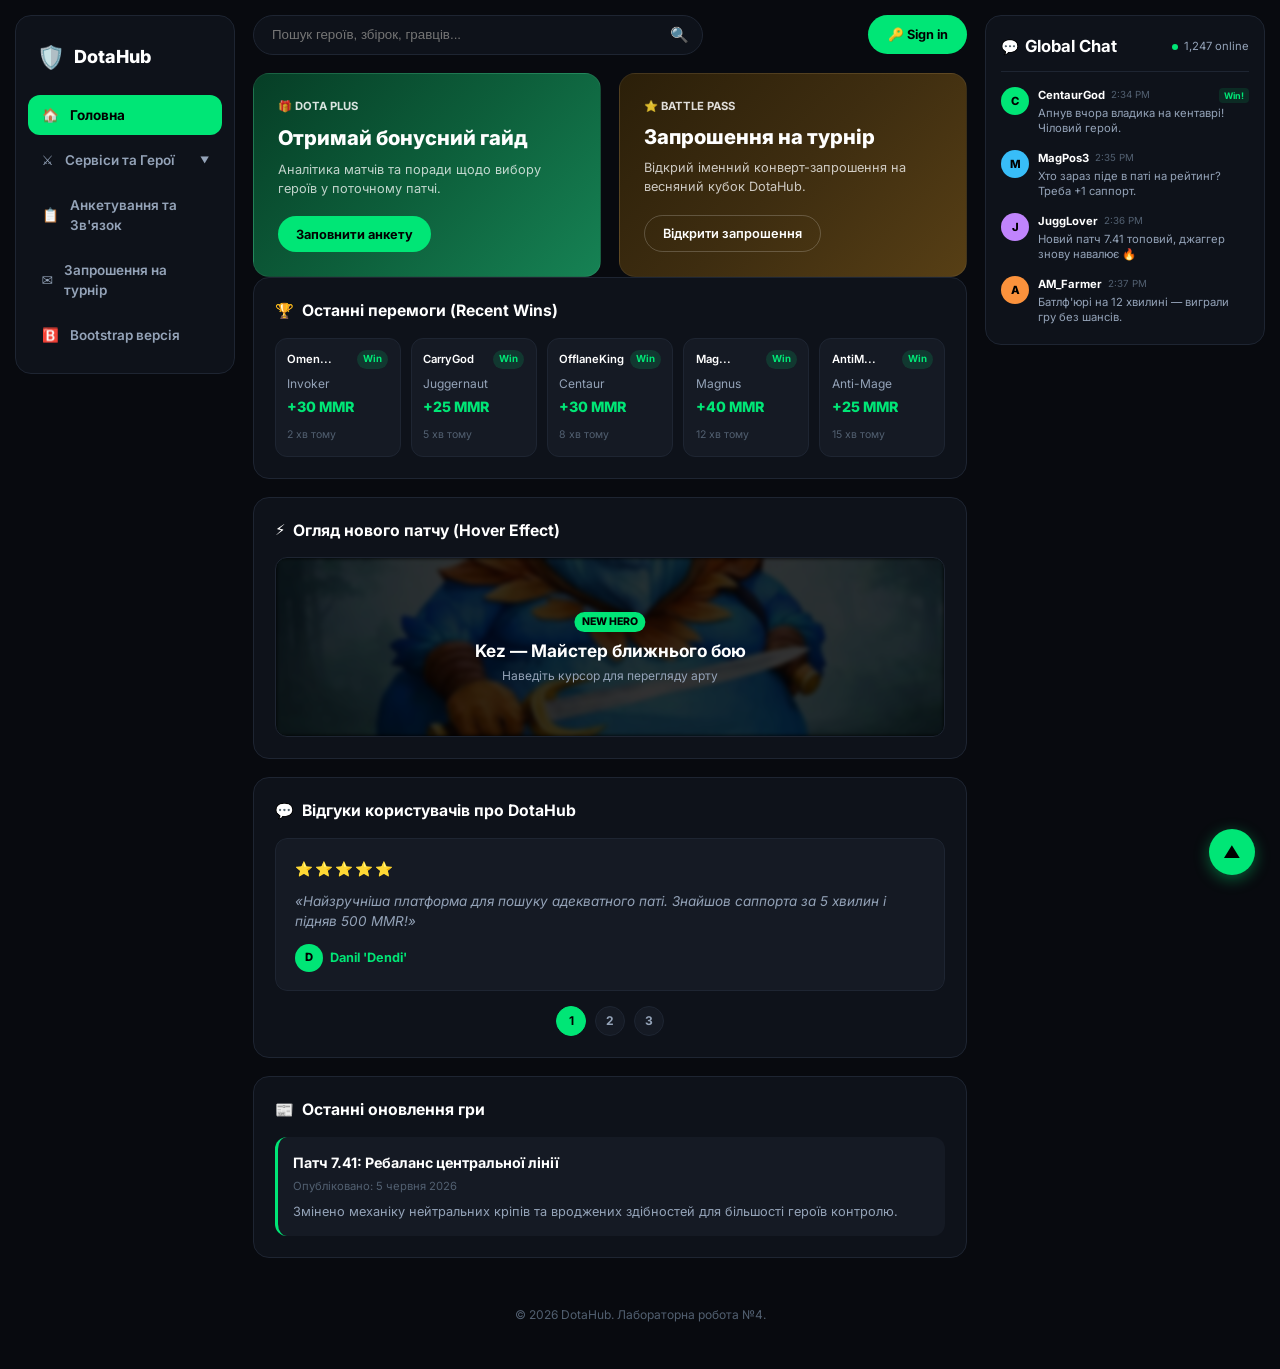
<file: index.html>
<!DOCTYPE html>
<html lang="uk">
<head>
    <meta charset="UTF-8">
    <meta name="viewport" content="width=device-width, initial-scale=1.0">
    <title>DotaHub — Головна</title>
    <link rel="preconnect" href="https://fonts.googleapis.com">
    <link rel="preconnect" href="https://fonts.gstatic.com" crossorigin>
    <link href="https://fonts.googleapis.com/css2?family=Inter:wght@400;500;600;700;800&display=swap" rel="stylesheet">
    <link rel="stylesheet" href="css/variables.css">
    <link rel="stylesheet" href="css/common.css">
    <link rel="stylesheet" href="css/animations.css">
    <link rel="stylesheet" href="css/mobile-menu.css">
    <link rel="stylesheet" href="css/header.css">
    <link rel="stylesheet" href="css/signin-btn.css">
    <link rel="stylesheet" href="css/hero.css">
    <link rel="stylesheet" href="css/reviews.css">
    <link rel="stylesheet" href="css/features.css">
    <link rel="stylesheet" href="css/form.css">
    <link rel="stylesheet" href="css/modal.css">
    <link rel="stylesheet" href="css/button-up.css">
    <link rel="stylesheet" href="css/footer.css">
    <link rel="stylesheet" href="css/responsive.css">
</head>
<body>

<div id="top-anchor"></div>
<input type="checkbox" id="menu-toggle" class="state-toggle" aria-hidden="true">
<input type="checkbox" id="modal-toggle" class="state-toggle" aria-hidden="true">

<div class="app-container">
    <aside class="sidebar">
        <div class="brand">
            <div class="brand-title">
                <span class="brand-icon">🛡️</span>
                <h2>DotaHub</h2>
            </div>
            <label for="menu-toggle" class="menu-burger-btn" aria-label="Відкрити меню">☰</label>
        </div>

        <nav class="side-nav" id="main-nav">
            <ul>
                <li class="active"><a href="index.html"><span class="icon">🏠</span> Головна</a></li>
                <li class="dropdown">
                    <a href="services.html" class="dropdown-toggle"><span class="icon">⚔️</span> Сервіси та Герої <span class="arrow">▼</span></a>
                    <ul class="submenu">
                        <li><a href="services.html#heroes">Керрі / Мід</a></li>
                        <li><a href="services.html#coaching">Тренування</a></li>
                        <li><a href="services.html#analytics">Аналітика</a></li>
                    </ul>
                </li>
                <li><a href="form.html"><span class="icon">📋</span> Анкетування та Зв'язок</a></li>
                <li><a href="invitation.html"><span class="icon">✉️</span> Запрошення на турнір</a></li>
                <li><a href="bootstrap.html"><span class="icon">🅱️</span> Bootstrap версія</a></li>
            </ul>
        </nav>
    </aside>

    <div class="main-wrapper">
        <header class="topbar">
            <form class="search-bar" role="search" method="get" action="/search">
                <input type="search" placeholder="Пошук героїв, збірок, гравців...">
                <button type="submit">🔍</button>
            </form>
            <label for="modal-toggle" class="btn-signin">🔑 Sign in</label>
        </header>

        <main class="content-area">
            <section class="promo-grid">
                <article class="promo-card promo-green">
                    <span class="promo-tag">🎁 Dota Plus</span>
                    <h3>Отримай бонусний гайд</h3>
                    <p>Аналітика матчів та поради щодо вибору героїв у поточному патчі.</p>
                    <a href="form.html" class="btn-banner">Заповнити анкету</a>
                </article>

                <article class="promo-card promo-gold">
                    <span class="promo-tag">⭐ Battle Pass</span>
                    <h3>Запрошення на турнір</h3>
                    <p>Відкрий іменний конверт-запрошення на весняний кубок DotaHub.</p>
                    <a href="invitation.html" class="btn-banner-outline">Відкрити запрошення</a>
                </article>
            </section>

            <section id="recent-matches" class="section-block">
                <div class="section-title">
                    <span class="title-icon">🏆</span>
                    <h2>Останні перемоги (Recent Wins)</h2>
                </div>
                <div class="recent-scroll">
                    <div class="mini-card">
                        <div class="card-head"><span>Omen...</span> <span class="pill-green">Win</span></div>
                        <p class="match-info">Invoker</p>
                        <p class="match-score">+30 MMR</p>
                        <span class="match-time">2 хв тому</span>
                    </div>
                    <div class="mini-card">
                        <div class="card-head"><span>CarryGod</span> <span class="pill-green">Win</span></div>
                        <p class="match-info">Juggernaut</p>
                        <p class="match-score">+25 MMR</p>
                        <span class="match-time">5 хв тому</span>
                    </div>
                    <div class="mini-card">
                        <div class="card-head"><span>OfflaneKing</span> <span class="pill-green">Win</span></div>
                        <p class="match-info">Centaur</p>
                        <p class="match-score">+30 MMR</p>
                        <span class="match-time">8 хв тому</span>
                    </div>
                    <div class="mini-card">
                        <div class="card-head"><span>Mag...</span> <span class="pill-green">Win</span></div>
                        <p class="match-info">Magnus</p>
                        <p class="match-score">+40 MMR</p>
                        <span class="match-time">12 хв тому</span>
                    </div>
                    <div class="mini-card">
                        <div class="card-head"><span>AntiM...</span> <span class="pill-green">Win</span></div>
                        <p class="match-info">Anti-Mage</p>
                        <p class="match-score">+25 MMR</p>
                        <span class="match-time">15 хв тому</span>
                    </div>
                </div>
            </section>

            <section id="interactive-banner" class="section-block">
                <div class="section-title">
                    <span class="title-icon">⚡</span>
                    <h2>Огляд нового патчу (Hover Effect)</h2>
                </div>
                <div class="overlay-card">
                    <img src="images/kez.jpg" alt="Featured Hero" class="overlay-img">
                    <div class="overlay-content">
                        <span class="badge">NEW HERO</span>
                        <h3>Kez — Майстер ближнього бою</h3>
                        <p>Наведіть курсор для перегляду арту</p>
                    </div>
                </div>
            </section>

            <section id="reviews" class="section-block">
                <div class="section-title">
                    <span class="title-icon">💬</span>
                    <h2>Відгуки користувачів про DotaHub</h2>
                </div>

                <div class="carousel">
                    <input type="radio" name="reviews-slide" id="rev-1" class="carousel-radio" checked>
                    <input type="radio" name="reviews-slide" id="rev-2" class="carousel-radio">
                    <input type="radio" name="reviews-slide" id="rev-3" class="carousel-radio">

                    <div class="carousel-viewport">
                        <div class="carousel-track">
                            <article class="review-item carousel-slide">
                                <div class="review-stars">⭐⭐⭐⭐⭐</div>
                                <p class="review-text">«Найзручніша платформа для пошуку адекватного паті. Знайшов саппорта за 5 хвилин і підняв 500 MMR!»</p>
                                <div class="review-author">
                                    <div class="msg-avatar green-av">D</div>
                                    <span>Danil 'Dendi'</span>
                                </div>
                            </article>

                            <article class="review-item carousel-slide">
                                <div class="review-stars">⭐⭐⭐⭐⭐</div>
                                <p class="review-text">«Аналітика патчу 7.41 дуже точна. Збірки на керрі-героїв відповідають актуальній меті турнірів.»</p>
                                <div class="review-author">
                                    <div class="msg-avatar blue-av">R</div>
                                    <span>Roman_RAMZES</span>
                                </div>
                            </article>

                            <article class="review-item carousel-slide">
                                <div class="review-stars">⭐⭐⭐⭐⭐</div>
                                <p class="review-text">«Дуже стильний темний інтерфейс, зручний чат і швидка робота на смартфоні. Рекомендую всім!»</p>
                                <div class="review-author">
                                    <div class="msg-avatar orange-av">M</div>
                                    <span>Mira_Pos4</span>
                                </div>
                            </article>
                        </div>
                    </div>

                    <div class="carousel-nav">
                        <label for="rev-1" class="carousel-dot">1</label>
                        <label for="rev-2" class="carousel-dot">2</label>
                        <label for="rev-3" class="carousel-dot">3</label>
                    </div>
                </div>
            </section>

            <section id="news" class="section-block">
                <div class="section-title">
                    <span class="title-icon">📰</span>
                    <h2>Останні оновлення гри</h2>
                </div>
                <article class="news-box">
                    <h3>Патч 7.41: Ребаланс центральної лінії</h3>
                    <p><small>Опубліковано: <time datetime="2026-06-05">5 червня 2026</time></small></p>
                    <p>Змінено механіку нейтральних кріпів та вроджених здібностей для більшості героїв контролю.</p>
                </article>
            </section>
        </main>
    </div>

    <aside class="chat-sidebar">
        <div class="chat-header">
            <div class="chat-title">
                <span class="icon">💬</span>
                <h3>Global Chat</h3>
            </div>
            <div class="chat-online">
                <span class="dot"></span> 1,247 online
            </div>
        </div>

        <div class="chat-messages">
            <div class="chat-msg">
                <div class="msg-avatar green-av">C</div>
                <div class="msg-body">
                    <div class="msg-top">
                        <span class="user">CentaurGod</span>
                        <span class="time">2:34 PM</span>
                        <span class="tag-win">Win!</span>
                    </div>
                    <p class="msg-text">Апнув вчора владика на кентаврі! Чіловий герой.</p>
                </div>
            </div>

            <div class="chat-msg">
                <div class="msg-avatar blue-av">M</div>
                <div class="msg-body">
                    <div class="msg-top">
                        <span class="user">MagPos3</span>
                        <span class="time">2:35 PM</span>
                    </div>
                    <p class="msg-text">Хто зараз піде в паті на рейтинг? Треба +1 саппорт.</p>
                </div>
            </div>

            <div class="chat-msg">
                <div class="msg-avatar purple-av">J</div>
                <div class="msg-body">
                    <div class="msg-top">
                        <span class="user">JuggLover</span>
                        <span class="time">2:36 PM</span>
                    </div>
                    <p class="msg-text">Новий патч 7.41 топовий, джаггер знову навалює 🔥</p>
                </div>
            </div>

            <div class="chat-msg">
                <div class="msg-avatar orange-av">A</div>
                <div class="msg-body">
                    <div class="msg-top">
                        <span class="user">AM_Farmer</span>
                        <span class="time">2:37 PM</span>
                    </div>
                    <p class="msg-text">Батлф'юрі на 12 хвилині — виграли гру без шансів.</p>
                </div>
            </div>
        </div>
    </aside>
</div>

<a href="#top-anchor" class="btn-scroll-top" title="Повернутися нагору">▲</a>

<div id="auth-modal" class="modal-overlay">
    <label for="modal-toggle" class="modal-backdrop" aria-label="Закрити модальне вікно"></label>
    <div class="modal-box">
        <label for="modal-toggle" class="modal-close" aria-label="Закрити">&times;</label>
        <div class="section-title">
            <span class="title-icon">🔑</span>
            <h2>Авторизація DotaHub</h2>
        </div>
        <form class="panel-form" action="/login" method="post">
            <label for="m-email">Електронна пошта:</label>
            <input type="email" id="m-email" name="email" placeholder="example@mail.com" required>
            <span class="field-hint">Введіть коректну електронну пошту.</span>

            <label for="m-pass">Пароль (мін. 6 символів):</label>
            <input type="password" id="m-pass" name="password" minlength="6" placeholder="Введіть пароль" required>
            <span class="field-hint">Пароль має містити щонайменше 6 символів.</span>

            <div class="btn-row" style="margin-top: 1rem;">
                <button type="submit" class="btn-green" style="width: 100%;">Увійти</button>
            </div>
        </form>
    </div>
</div>

<footer>
    <p>&copy; 2026 DotaHub. Лабораторна робота №4.</p>
</footer>

</body>
</html>
</file>
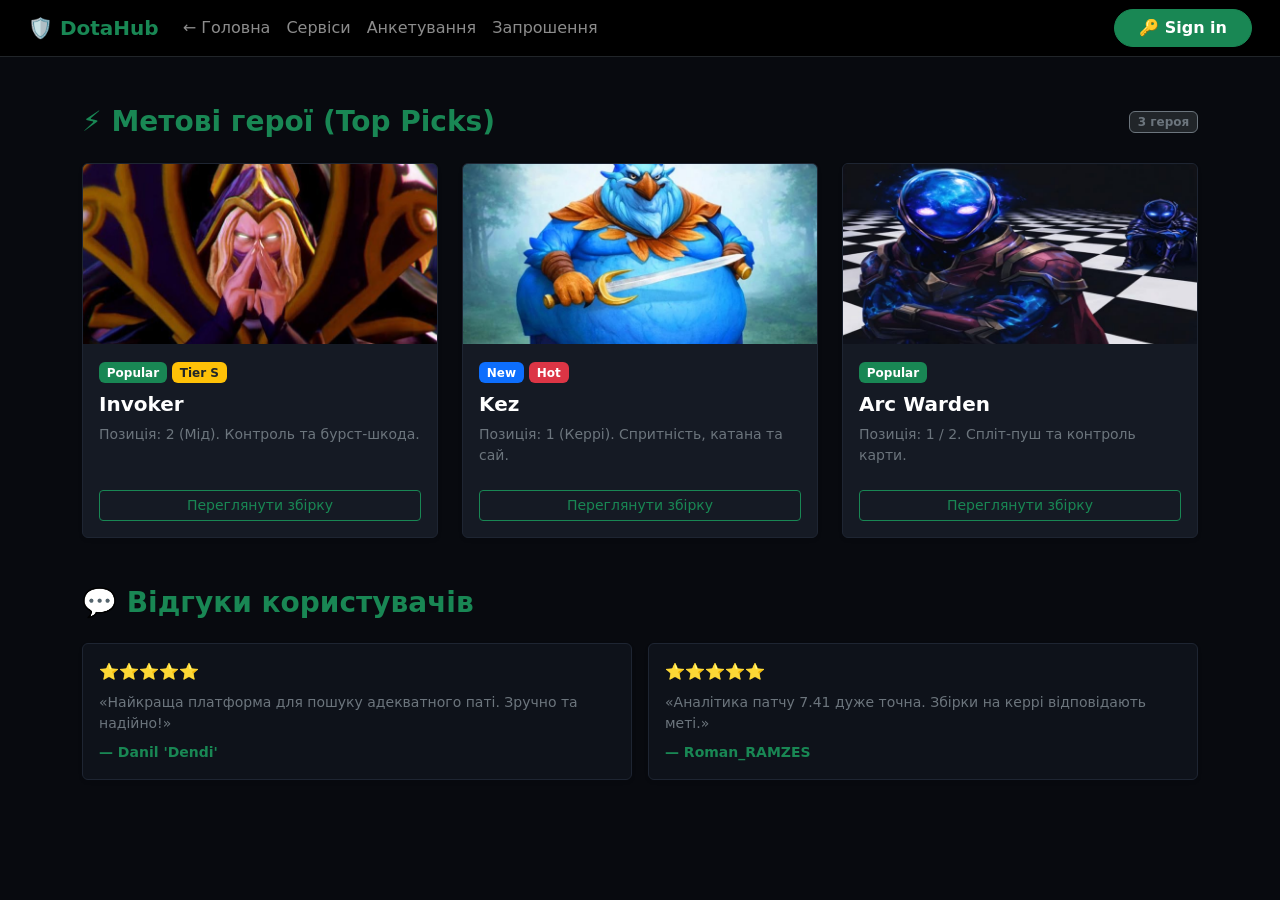
<file: bootstrap.html>
<!DOCTYPE html>
<html lang="uk">
<head>
    <meta charset="UTF-8">
    <meta name="viewport" content="width=device-width, initial-scale=1.0">
    <title>DotaHub — Bootstrap Edition</title>
    <link href="https://cdn.jsdelivr.net/npm/bootstrap@5.2.3/dist/css/bootstrap.min.css" rel="stylesheet">
    <style>
        body { background-color: #080a0f; color: #ffffff; }
        .bg-panel { background-color: #0e121a; border: 1px solid #1e2532; }
        .card { background-color: #151a24; border: 1px solid #1e2532; }
        .hero-img { height: 180px; object-fit: cover; }
    </style>
</head>
<body>

<nav class="navbar navbar-expand-lg navbar-dark bg-black sticky-top border-bottom border-dark px-3 py-2">
    <div class="container-fluid">
        <a class="navbar-brand fw-bold text-success" href="index.html">🛡️ DotaHub</a>
        <button class="navbar-toggler" type="button" data-bs-toggle="collapse" data-bs-target="#navbarNav">
            <span class="navbar-toggler-icon"></span>
        </button>
        <div class="collapse navbar-collapse" id="navbarNav">
            <ul class="navbar-nav me-auto mb-2 mb-lg-0">
                <li class="nav-item"><a class="nav-link" href="index.html">← Головна</a></li>
                <li class="nav-item"><a class="nav-link" href="services.html">Сервіси</a></li>
                <li class="nav-item"><a class="nav-link" href="form.html">Анкетування</a></li>
                <li class="nav-item"><a class="nav-link" href="invitation.html">Запрошення</a></li>
            </ul>
            <button class="btn btn-success fw-bold px-4 rounded-pill" data-bs-toggle="modal" data-bs-target="#authModal">
                🔑 Sign in
            </button>
        </div>
    </div>
</nav>

<div class="container my-5">
    <div class="d-flex justify-content-between align-items-center mb-4">
        <h2 class="h3 fw-bold text-success mb-0" id="heroes">⚡ Метові герої (Top Picks)</h2>
        <span class="badge bg-dark border border-secondary text-secondary">3 героя</span>
    </div>

    <div class="row g-4">
        <div class="col-12 col-md-4">
            <div class="card h-100 shadow-sm text-white">
                <img src="images/invoker.jpg" class="card-img-top hero-img" alt="Invoker">
                <div class="card-body d-flex flex-column">
                    <div class="mb-2">
                        <span class="badge bg-success">Popular</span>
                        <span class="badge bg-warning text-dark">Tier S</span>
                    </div>
                    <h5 class="card-title fw-bold">Invoker</h5>
                    <p class="card-text text-secondary small flex-grow-1">Позиція: 2 (Мід). Контроль та бурст-шкода.</p>
                    <a href="services.html" class="btn btn-outline-success btn-sm w-100 mt-2">Переглянути збірку</a>
                </div>
            </div>
        </div>

        <div class="col-12 col-md-4">
            <div class="card h-100 shadow-sm text-white">
                <img src="images/kez.jpg" class="card-img-top hero-img" alt="Kez">
                <div class="card-body d-flex flex-column">
                    <div class="mb-2">
                        <span class="badge bg-primary">New</span>
                        <span class="badge bg-danger">Hot</span>
                    </div>
                    <h5 class="card-title fw-bold">Kez</h5>
                    <p class="card-text text-secondary small flex-grow-1">Позиція: 1 (Керрі). Спритність, катана та сай.</p>
                    <a href="services.html" class="btn btn-outline-success btn-sm w-100 mt-2">Переглянути збірку</a>
                </div>
            </div>
        </div>

        <div class="col-12 col-md-4">
            <div class="card h-100 shadow-sm text-white">
                <img src="images/arc_warden.jpg" class="card-img-top hero-img" alt="Arc Warden">
                <div class="card-body d-flex flex-column">
                    <div class="mb-2">
                        <span class="badge bg-success">Popular</span>
                    </div>
                    <h5 class="card-title fw-bold">Arc Warden</h5>
                    <p class="card-text text-secondary small flex-grow-1">Позиція: 1 / 2. Спліт-пуш та контроль карти.</p>
                    <a href="services.html" class="btn btn-outline-success btn-sm w-100 mt-2">Переглянути збірку</a>
                </div>
            </div>
        </div>
    </div>

    <h2 class="h3 fw-bold text-success mt-5 mb-4" id="reviews">💬 Відгуки користувачів</h2>
    <div class="row g-3">
        <div class="col-12 col-md-6">
            <div class="p-3 bg-panel rounded shadow-sm">
                <div class="text-warning mb-2">⭐⭐⭐⭐⭐</div>
                <p class="text-secondary small mb-2">«Найкраща платформа для пошуку адекватного паті. Зручно та надійно!»</p>
                <div class="fw-bold text-success small">— Danil 'Dendi'</div>
            </div>
        </div>
        <div class="col-12 col-md-6">
            <div class="p-3 bg-panel rounded shadow-sm">
                <div class="text-warning mb-2">⭐⭐⭐⭐⭐</div>
                <p class="text-secondary small mb-2">«Аналітика патчу 7.41 дуже точна. Збірки на керрі відповідають меті.»</p>
                <div class="fw-bold text-success small">— Roman_RAMZES</div>
            </div>
        </div>
    </div>
</div>

<div class="modal fade" id="authModal" tabindex="-1" aria-labelledby="authModalLabel" aria-hidden="true">
    <div class="modal-dialog modal-dialog-centered">
        <div class="modal-content bg-panel text-white">
            <div class="modal-header border-secondary">
                <h5 class="modal-title fw-bold" id="authModalLabel">🔑 Вхід до DotaHub</h5>
                <button type="button" class="btn-close btn-close-white" data-bs-dismiss="modal" aria-label="Close"></button>
            </div>
            <div class="modal-body">
                <form>
                    <div class="mb-3">
                        <label class="form-label small text-secondary">Email адреса</label>
                        <input type="email" class="form-control bg-dark border-secondary text-white" placeholder="name@example.com" required>
                    </div>
                    <div class="mb-3">
                        <label class="form-label small text-secondary">Пароль</label>
                        <input type="password" class="form-control bg-dark border-secondary text-white" placeholder="Введіть пароль" required>
                    </div>
                    <button type="submit" class="btn btn-success w-100 fw-bold mt-2">Увійти</button>
                </form>
            </div>
        </div>
    </div>
</div>

<script src="https://cdn.jsdelivr.net/npm/bootstrap@5.2.3/dist/js/bootstrap.bundle.min.js"></script>
</body>
</html>
</file>
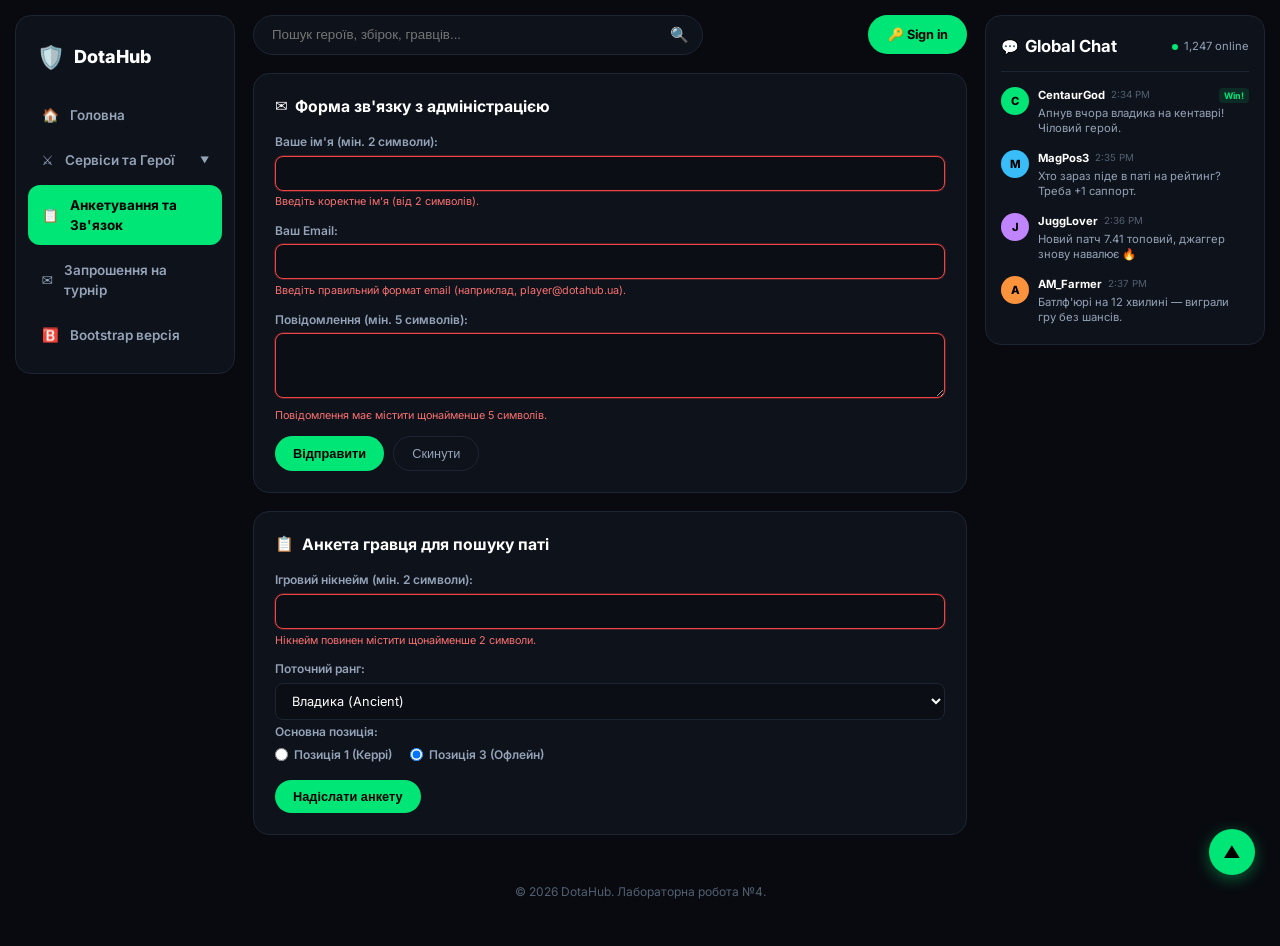
<file: form.html>
<!DOCTYPE html>
<html lang="uk">
<head>
    <meta charset="UTF-8">
    <meta name="viewport" content="width=device-width, initial-scale=1.0">
    <title>DotaHub — Форми та Валідація</title>
    <link rel="preconnect" href="https://fonts.googleapis.com">
    <link rel="preconnect" href="https://fonts.gstatic.com" crossorigin>
    <link href="https://fonts.googleapis.com/css2?family=Inter:wght@400;500;600;700;800&display=swap" rel="stylesheet">
    <link rel="stylesheet" href="css/variables.css">
    <link rel="stylesheet" href="css/common.css">
    <link rel="stylesheet" href="css/animations.css">
    <link rel="stylesheet" href="css/mobile-menu.css">
    <link rel="stylesheet" href="css/header.css">
    <link rel="stylesheet" href="css/signin-btn.css">
    <link rel="stylesheet" href="css/hero.css">
    <link rel="stylesheet" href="css/reviews.css">
    <link rel="stylesheet" href="css/features.css">
    <link rel="stylesheet" href="css/form.css">
    <link rel="stylesheet" href="css/modal.css">
    <link rel="stylesheet" href="css/button-up.css">
    <link rel="stylesheet" href="css/footer.css">
    <link rel="stylesheet" href="css/responsive.css">
</head>
<body>

<div id="top-anchor"></div>
<input type="checkbox" id="menu-toggle" class="state-toggle" aria-hidden="true">
<input type="checkbox" id="modal-toggle" class="state-toggle" aria-hidden="true">

<div class="app-container">
    <aside class="sidebar">
        <div class="brand">
            <div class="brand-title">
                <span class="brand-icon">🛡️</span>
                <h2>DotaHub</h2>
            </div>
            <label for="menu-toggle" class="menu-burger-btn" aria-label="Відкрити меню">☰</label>
        </div>

        <nav class="side-nav" id="main-nav">
            <ul>
                <li><a href="index.html"><span class="icon">🏠</span> Головна</a></li>
                <li class="dropdown">
                    <a href="services.html" class="dropdown-toggle"><span class="icon">⚔️</span> Сервіси та Герої <span class="arrow">▼</span></a>
                    <ul class="submenu">
                        <li><a href="services.html#heroes">Керрі / Мід</a></li>
                        <li><a href="services.html#coaching">Тренування</a></li>
                        <li><a href="services.html#analytics">Аналітика</a></li>
                    </ul>
                </li>
                <li class="active"><a href="form.html"><span class="icon">📋</span> Анкетування та Зв'язок</a></li>
                <li><a href="invitation.html"><span class="icon">✉️</span> Запрошення на турнір</a></li>
                <li><a href="bootstrap.html"><span class="icon">🅱️</span> Bootstrap версія</a></li>
            </ul>
        </nav>
    </aside>

    <div class="main-wrapper">
        <header class="topbar">
            <form class="search-bar" role="search" method="get" action="/search">
                <input type="search" placeholder="Пошук героїв, збірок, гравців...">
                <button type="submit">🔍</button>
            </form>
            <label for="modal-toggle" class="btn-signin">🔑 Sign in</label>
        </header>

        <main class="content-area">
            <section id="feedback" class="section-block">
                <div class="section-title">
                    <span class="title-icon">✉️</span>
                    <h2>Форма зв'язку з адміністрацією</h2>
                </div>
                <form class="panel-form" action="/feedback" method="post">
                    <label for="fb-name">Ваше ім'я (мін. 2 символи):</label>
                    <input type="text" id="fb-name" name="name" minlength="2" required>
                    <span class="field-hint">Введіть коректне ім'я (від 2 символів).</span>

                    <label for="fb-email">Ваш Email:</label>
                    <input type="email" id="fb-email" name="email" required>
                    <span class="field-hint">Введіть правильний формат email (наприклад, player@dotahub.ua).</span>

                    <label for="fb-message">Повідомлення (мін. 5 символів):</label>
                    <textarea id="fb-message" name="message" rows="3" minlength="5" required></textarea>
                    <span class="field-hint">Повідомлення має містити щонайменше 5 символів.</span>

                    <div class="btn-row">
                        <button type="submit" class="btn-green">Відправити</button>
                        <button type="reset" class="btn-ghost">Скинути</button>
                    </div>
                </form>
            </section>

            <section id="survey" class="section-block">
                <div class="section-title">
                    <span class="title-icon">📋</span>
                    <h2>Анкета гравця для пошуку паті</h2>
                </div>
                <form class="panel-form" action="/survey" method="post">
                    <label for="sur-nick">Ігровий нікнейм (мін. 2 символи):</label>
                    <input type="text" id="sur-nick" name="nick" minlength="2" required>
                    <span class="field-hint">Нікнейм повинен містити щонайменше 2 символи.</span>

                    <label for="sur-rank">Поточний ранг:</label>
                    <select id="sur-rank" name="rank">
                        <option value="herald">Рекрут</option>
                        <option value="ancient" selected>Владика (Ancient)</option>
                        <option value="immortal">Титан</option>
                    </select>

                    <p class="form-caption">Основна позиція:</p>
                    <div class="radio-wrap">
                        <label><input type="radio" name="pos" value="1"> Позиція 1 (Керрі)</label>
                        <label><input type="radio" name="pos" value="3" checked> Позиція 3 (Офлейн)</label>
                    </div>

                    <div class="btn-row">
                        <button type="submit" class="btn-green">Надіслати анкету</button>
                    </div>
                </form>
            </section>
        </main>
    </div>

    <aside class="chat-sidebar">
        <div class="chat-header">
            <div class="chat-title">
                <span class="icon">💬</span>
                <h3>Global Chat</h3>
            </div>
            <div class="chat-online">
                <span class="dot"></span> 1,247 online
            </div>
        </div>

        <div class="chat-messages">
            <div class="chat-msg">
                <div class="msg-avatar green-av">C</div>
                <div class="msg-body">
                    <div class="msg-top">
                        <span class="user">CentaurGod</span>
                        <span class="time">2:34 PM</span>
                        <span class="tag-win">Win!</span>
                    </div>
                    <p class="msg-text">Апнув вчора владика на кентаврі! Чіловий герой.</p>
                </div>
            </div>

            <div class="chat-msg">
                <div class="msg-avatar blue-av">M</div>
                <div class="msg-body">
                    <div class="msg-top">
                        <span class="user">MagPos3</span>
                        <span class="time">2:35 PM</span>
                    </div>
                    <p class="msg-text">Хто зараз піде в паті на рейтинг? Треба +1 саппорт.</p>
                </div>
            </div>

            <div class="chat-msg">
                <div class="msg-avatar purple-av">J</div>
                <div class="msg-body">
                    <div class="msg-top">
                        <span class="user">JuggLover</span>
                        <span class="time">2:36 PM</span>
                    </div>
                    <p class="msg-text">Новий патч 7.41 топовий, джаггер знову навалює 🔥</p>
                </div>
            </div>

            <div class="chat-msg">
                <div class="msg-avatar orange-av">A</div>
                <div class="msg-body">
                    <div class="msg-top">
                        <span class="user">AM_Farmer</span>
                        <span class="time">2:37 PM</span>
                    </div>
                    <p class="msg-text">Батлф'юрі на 12 хвилині — виграли гру без шансів.</p>
                </div>
            </div>
        </div>
    </aside>
</div>

<a href="#top-anchor" class="btn-scroll-top" title="Повернутися нагору">▲</a>

<div id="auth-modal" class="modal-overlay">
    <label for="modal-toggle" class="modal-backdrop" aria-label="Закрити модальне вікно"></label>
    <div class="modal-box">
        <label for="modal-toggle" class="modal-close" aria-label="Закрити">&times;</label>
        <div class="section-title">
            <span class="title-icon">🔑</span>
            <h2>Авторизація DotaHub</h2>
        </div>
        <form class="panel-form" action="/login" method="post">
            <label for="m-email">Електронна пошта:</label>
            <input type="email" id="m-email" name="email" placeholder="example@mail.com" required>
            <span class="field-hint">Введіть коректну електронну пошту.</span>

            <label for="m-pass">Пароль (мін. 6 символів):</label>
            <input type="password" id="m-pass" name="password" minlength="6" placeholder="Введіть пароль" required>
            <span class="field-hint">Пароль має містити щонайменше 6 символів.</span>

            <div class="btn-row" style="margin-top: 1rem;">
                <button type="submit" class="btn-green" style="width: 100%;">Увійти</button>
            </div>
        </form>
    </div>
</div>

<footer>
    <p>&copy; 2026 DotaHub. Лабораторна робота №4.</p>
</footer>

</body>
</html>
</file>
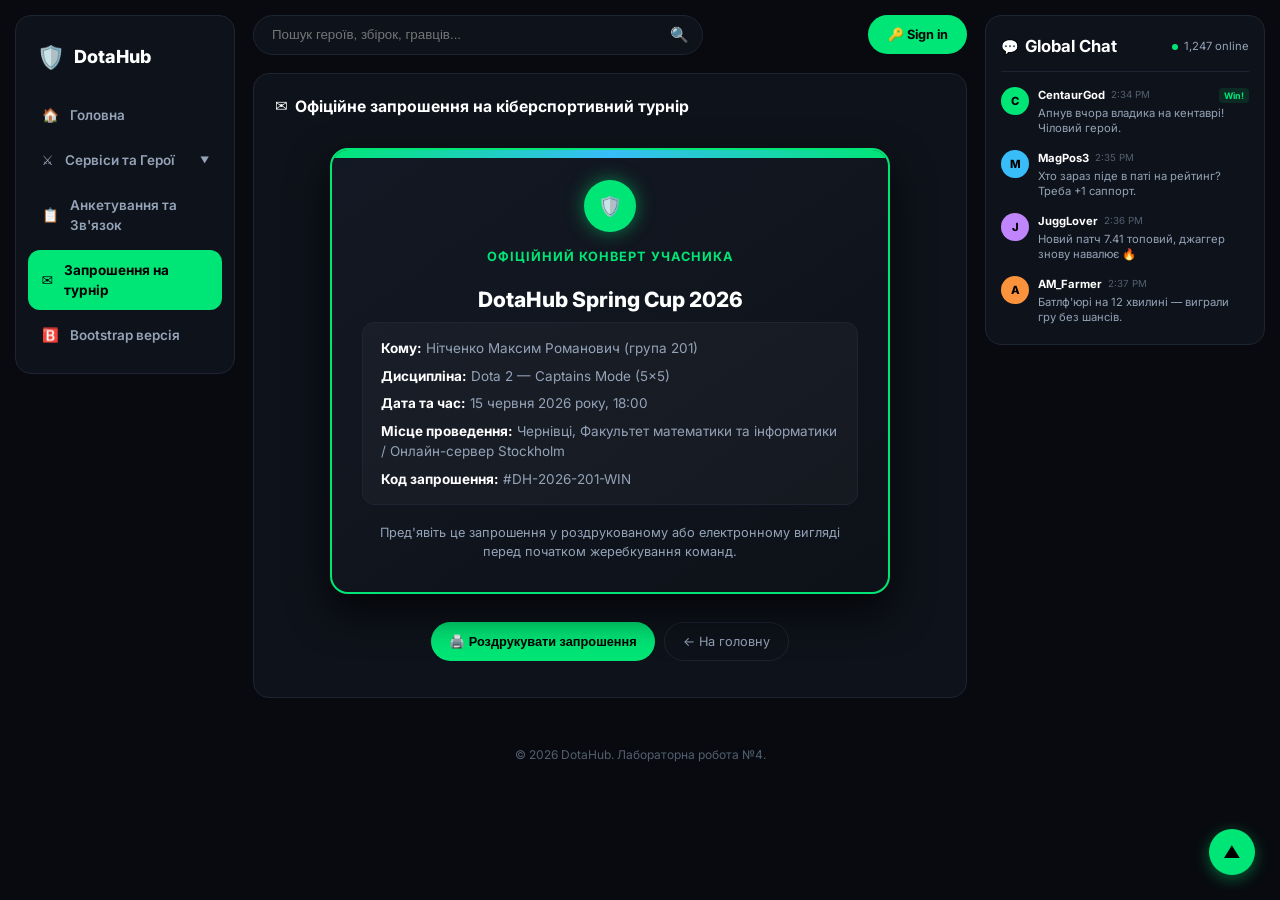
<file: invitation.html>
<!DOCTYPE html>
<html lang="uk">
<head>
    <meta charset="UTF-8">
    <meta name="viewport" content="width=device-width, initial-scale=1.0">
    <title>DotaHub — Запрошення на турнір</title>
    <link rel="preconnect" href="https://fonts.googleapis.com">
    <link rel="preconnect" href="https://fonts.gstatic.com" crossorigin>
    <link href="https://fonts.googleapis.com/css2?family=Inter:wght@400;500;600;700;800&display=swap" rel="stylesheet">
    <link rel="stylesheet" href="css/variables.css">
    <link rel="stylesheet" href="css/common.css">
    <link rel="stylesheet" href="css/animations.css">
    <link rel="stylesheet" href="css/mobile-menu.css">
    <link rel="stylesheet" href="css/header.css">
    <link rel="stylesheet" href="css/signin-btn.css">
    <link rel="stylesheet" href="css/hero.css">
    <link rel="stylesheet" href="css/reviews.css">
    <link rel="stylesheet" href="css/features.css">
    <link rel="stylesheet" href="css/form.css">
    <link rel="stylesheet" href="css/modal.css">
    <link rel="stylesheet" href="css/button-up.css">
    <link rel="stylesheet" href="css/footer.css">
    <link rel="stylesheet" href="css/responsive.css">
    <link rel="stylesheet" href="css/invitation.css">
</head>
<body>

<div id="top-anchor"></div>
<input type="checkbox" id="menu-toggle" class="state-toggle" aria-hidden="true">
<input type="checkbox" id="modal-toggle" class="state-toggle" aria-hidden="true">

<div class="app-container">
    <aside class="sidebar">
        <div class="brand">
            <div class="brand-title">
                <span class="brand-icon">🛡️</span>
                <h2>DotaHub</h2>
            </div>
            <label for="menu-toggle" class="menu-burger-btn" aria-label="Відкрити меню">☰</label>
        </div>

        <nav class="side-nav" id="main-nav">
            <ul>
                <li><a href="index.html"><span class="icon">🏠</span> Головна</a></li>
                <li class="dropdown">
                    <a href="services.html" class="dropdown-toggle"><span class="icon">⚔️</span> Сервіси та Герої <span class="arrow">▼</span></a>
                    <ul class="submenu">
                        <li><a href="services.html#heroes">Керрі / Мід</a></li>
                        <li><a href="services.html#coaching">Тренування</a></li>
                        <li><a href="services.html#analytics">Аналітика</a></li>
                    </ul>
                </li>
                <li><a href="form.html"><span class="icon">📋</span> Анкетування та Зв'язок</a></li>
                <li class="active"><a href="invitation.html"><span class="icon">✉️</span> Запрошення на турнір</a></li>
                <li><a href="bootstrap.html"><span class="icon">🅱️</span> Bootstrap версія</a></li>
            </ul>
        </nav>
    </aside>

    <div class="main-wrapper">
        <header class="topbar">
            <form class="search-bar" role="search" method="get" action="/search">
                <input type="search" placeholder="Пошук героїв, збірок, гравців...">
                <button type="submit">🔍</button>
            </form>
            <label for="modal-toggle" class="btn-signin">🔑 Sign in</label>
        </header>

        <main class="content-area">
            <section class="section-block">
                <div class="section-title no-print">
                    <span class="title-icon">✉️</span>
                    <h2>Офіційне запрошення на кіберспортивний турнір</h2>
                </div>

                <div class="envelope-wrapper">
                    <article class="envelope-card">
                        <div class="envelope-flap"></div>
                        <div class="envelope-seal">🛡️</div>
                        <p class="invitation-subtitle">Офіційний конверт учасника</p>
                        <h1 class="invitation-title">DotaHub Spring Cup 2026</h1>

                        <div class="invitation-details">
                            <p><strong>Кому:</strong> Нітченко Максим Романович (група 201)</p>
                            <p><strong>Дисципліна:</strong> Dota 2 — Captains Mode (5x5)</p>
                            <p><strong>Дата та час:</strong> 15 червня 2026 року, 18:00</p>
                            <p><strong>Місце проведення:</strong> Чернівці, Факультет математики та інформатики / Онлайн-сервер Stockholm</p>
                            <p><strong>Код запрошення:</strong> #DH-2026-201-WIN</p>
                        </div>

                        <p class="invitation-footer">
                            Пред'явіть це запрошення у роздрукованому або електронному вигляді перед початком жеребкування команд.
                        </p>
                    </article>

                    <div class="btn-row no-print">
                        <button type="button" class="btn-green" onclick="window.print()">🖨️ Роздрукувати запрошення</button>
                        <a href="index.html" class="btn-ghost">← На головну</a>
                    </div>
                </div>
            </section>
        </main>
    </div>

    <aside class="chat-sidebar">
        <div class="chat-header">
            <div class="chat-title">
                <span class="icon">💬</span>
                <h3>Global Chat</h3>
            </div>
            <div class="chat-online">
                <span class="dot"></span> 1,247 online
            </div>
        </div>

        <div class="chat-messages">
            <div class="chat-msg">
                <div class="msg-avatar green-av">C</div>
                <div class="msg-body">
                    <div class="msg-top">
                        <span class="user">CentaurGod</span>
                        <span class="time">2:34 PM</span>
                        <span class="tag-win">Win!</span>
                    </div>
                    <p class="msg-text">Апнув вчора владика на кентаврі! Чіловий герой.</p>
                </div>
            </div>

            <div class="chat-msg">
                <div class="msg-avatar blue-av">M</div>
                <div class="msg-body">
                    <div class="msg-top">
                        <span class="user">MagPos3</span>
                        <span class="time">2:35 PM</span>
                    </div>
                    <p class="msg-text">Хто зараз піде в паті на рейтинг? Треба +1 саппорт.</p>
                </div>
            </div>

            <div class="chat-msg">
                <div class="msg-avatar purple-av">J</div>
                <div class="msg-body">
                    <div class="msg-top">
                        <span class="user">JuggLover</span>
                        <span class="time">2:36 PM</span>
                    </div>
                    <p class="msg-text">Новий патч 7.41 топовий, джаггер знову навалює 🔥</p>
                </div>
            </div>

            <div class="chat-msg">
                <div class="msg-avatar orange-av">A</div>
                <div class="msg-body">
                    <div class="msg-top">
                        <span class="user">AM_Farmer</span>
                        <span class="time">2:37 PM</span>
                    </div>
                    <p class="msg-text">Батлф'юрі на 12 хвилині — виграли гру без шансів.</p>
                </div>
            </div>
        </div>
    </aside>
</div>

<a href="#top-anchor" class="btn-scroll-top" title="Повернутися нагору">▲</a>

<div id="auth-modal" class="modal-overlay">
    <label for="modal-toggle" class="modal-backdrop" aria-label="Закрити модальне вікно"></label>
    <div class="modal-box">
        <label for="modal-toggle" class="modal-close" aria-label="Закрити">&times;</label>
        <div class="section-title">
            <span class="title-icon">🔑</span>
            <h2>Авторизація DotaHub</h2>
        </div>
        <form class="panel-form" action="/login" method="post">
            <label for="m-email">Електронна пошта:</label>
            <input type="email" id="m-email" name="email" placeholder="example@mail.com" required>
            <span class="field-hint">Введіть коректну електронну пошту.</span>

            <label for="m-pass">Пароль (мін. 6 символів):</label>
            <input type="password" id="m-pass" name="password" minlength="6" placeholder="Введіть пароль" required>
            <span class="field-hint">Пароль має містити щонайменше 6 символів.</span>

            <div class="btn-row" style="margin-top: 1rem;">
                <button type="submit" class="btn-green" style="width: 100%;">Увійти</button>
            </div>
        </form>
    </div>
</div>

<footer>
    <p>&copy; 2026 DotaHub. Лабораторна робота №4.</p>
</footer>

</body>
</html>
</file>
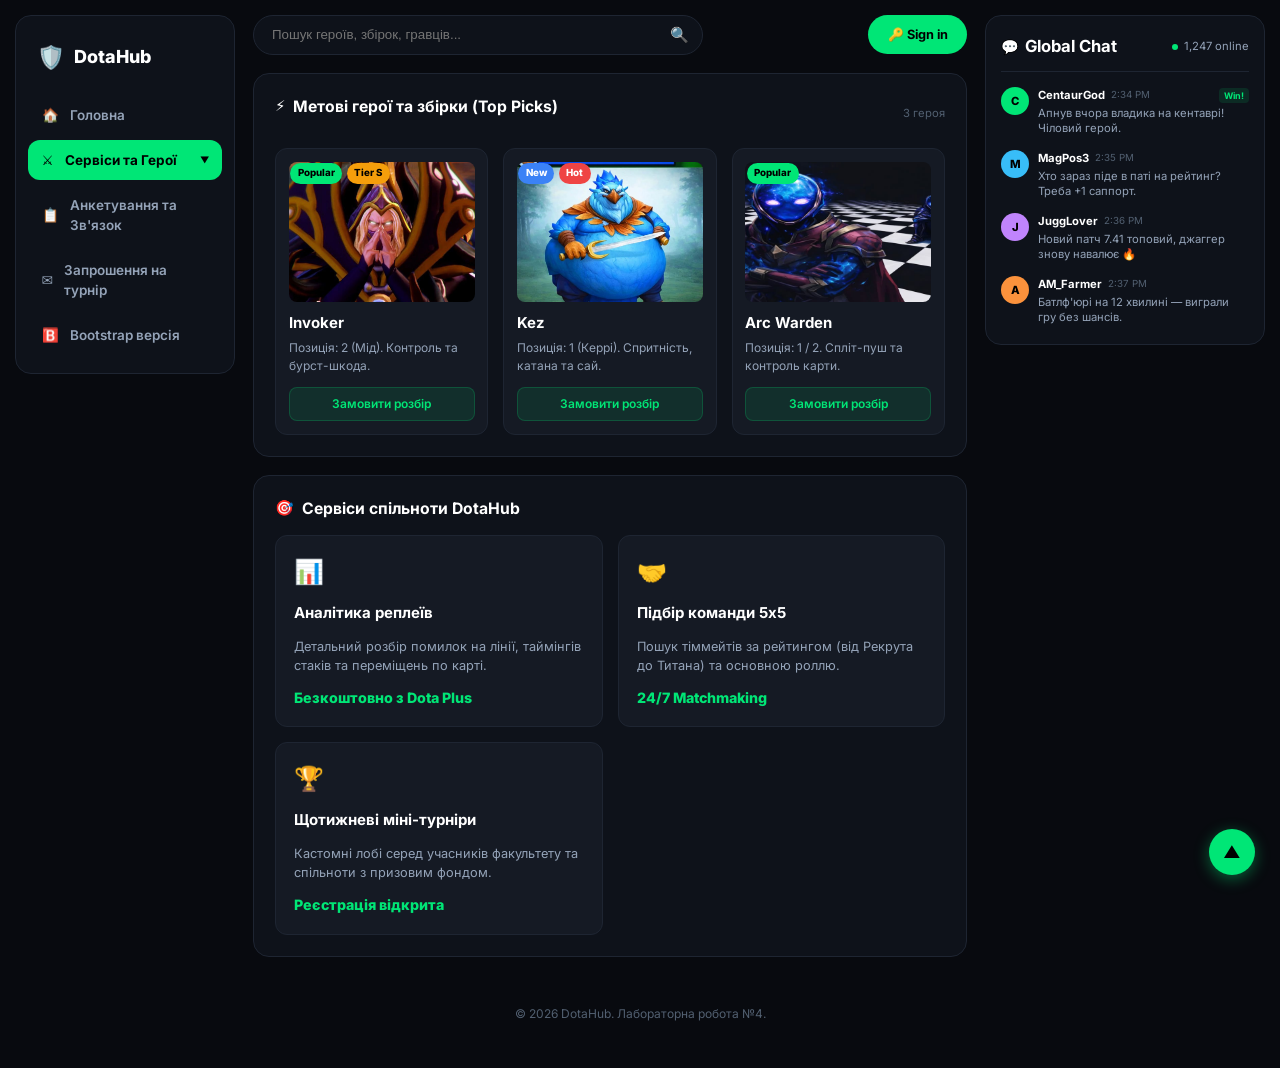
<file: services.html>
<!DOCTYPE html>
<html lang="uk">
<head>
    <meta charset="UTF-8">
    <meta name="viewport" content="width=device-width, initial-scale=1.0">
    <title>DotaHub — Сервіси та Герої</title>
    <link rel="preconnect" href="https://fonts.googleapis.com">
    <link rel="preconnect" href="https://fonts.gstatic.com" crossorigin>
    <link href="https://fonts.googleapis.com/css2?family=Inter:wght@400;500;600;700;800&display=swap" rel="stylesheet">
    <link rel="stylesheet" href="css/variables.css">
    <link rel="stylesheet" href="css/common.css">
    <link rel="stylesheet" href="css/animations.css">
    <link rel="stylesheet" href="css/mobile-menu.css">
    <link rel="stylesheet" href="css/header.css">
    <link rel="stylesheet" href="css/signin-btn.css">
    <link rel="stylesheet" href="css/hero.css">
    <link rel="stylesheet" href="css/reviews.css">
    <link rel="stylesheet" href="css/features.css">
    <link rel="stylesheet" href="css/form.css">
    <link rel="stylesheet" href="css/modal.css">
    <link rel="stylesheet" href="css/button-up.css">
    <link rel="stylesheet" href="css/footer.css">
    <link rel="stylesheet" href="css/responsive.css">
    <link rel="stylesheet" href="css/services.css">
</head>
<body>

<div id="top-anchor"></div>
<input type="checkbox" id="menu-toggle" class="state-toggle" aria-hidden="true">
<input type="checkbox" id="modal-toggle" class="state-toggle" aria-hidden="true">

<div class="app-container">
    <aside class="sidebar">
        <div class="brand">
            <div class="brand-title">
                <span class="brand-icon">🛡️</span>
                <h2>DotaHub</h2>
            </div>
            <label for="menu-toggle" class="menu-burger-btn" aria-label="Відкрити меню">☰</label>
        </div>

        <nav class="side-nav" id="main-nav">
            <ul>
                <li><a href="index.html"><span class="icon">🏠</span> Головна</a></li>
                <li class="active" class="dropdown">
                    <a href="services.html" class="dropdown-toggle"><span class="icon">⚔️</span> Сервіси та Герої <span class="arrow">▼</span></a>
                    <ul class="submenu">
                        <li><a href="services.html#heroes">Керрі / Мід</a></li>
                        <li><a href="services.html#coaching">Тренування</a></li>
                        <li><a href="services.html#analytics">Аналітика</a></li>
                    </ul>
                </li>
                <li><a href="form.html"><span class="icon">📋</span> Анкетування та Зв'язок</a></li>
                <li><a href="invitation.html"><span class="icon">✉️</span> Запрошення на турнір</a></li>
                <li><a href="bootstrap.html"><span class="icon">🅱️</span> Bootstrap версія</a></li>
            </ul>
        </nav>
    </aside>

    <div class="main-wrapper">
        <header class="topbar">
            <form class="search-bar" role="search" method="get" action="/search">
                <input type="search" placeholder="Пошук героїв, збірок, гравців...">
                <button type="submit">🔍</button>
            </form>
            <label for="modal-toggle" class="btn-signin">🔑 Sign in</label>
        </header>

        <main class="content-area">
            <section id="heroes" class="section-block">
                <div class="section-title-wrap">
                    <div class="section-title">
                        <span class="title-icon">⚡</span>
                        <h2>Метові герої та збірки (Top Picks)</h2>
                    </div>
                    <span class="count-badge">3 героя</span>
                </div>

                <div class="heroes-grid">
                    <article class="hero-item">
                        <div class="badge-group">
                            <span class="badge-tag green">Popular</span>
                            <span class="badge-tag gold">Tier S</span>
                        </div>
                        <img src="images/invoker.jpg" alt="Invoker">
                        <h3>Invoker</h3>
                        <p>Позиція: 2 (Мід). Контроль та бурст-шкода.</p>
                        <a href="form.html">Замовити розбір</a>
                    </article>

                    <article class="hero-item">
                        <div class="badge-group">
                            <span class="badge-tag blue">New</span>
                            <span class="badge-tag red">Hot</span>
                        </div>
                        <img src="images/kez.jpg" alt="Kez">
                        <h3>Kez</h3>
                        <p>Позиція: 1 (Керрі). Спритність, катана та сай.</p>
                        <a href="form.html">Замовити розбір</a>
                    </article>

                    <article class="hero-item">
                        <div class="badge-group">
                            <span class="badge-tag green">Popular</span>
                        </div>
                        <img src="images/arc_warden.jpg" alt="Arc Warden">
                        <h3>Arc Warden</h3>
                        <p>Позиція: 1 / 2. Спліт-пуш та контроль карти.</p>
                        <a href="form.html">Замовити розбір</a>
                    </article>
                </div>
            </section>

            <section id="coaching" class="section-block">
                <div class="section-title">
                    <span class="title-icon">🎯</span>
                    <h2>Сервіси спільноти DotaHub</h2>
                </div>
                <div class="services-grid">
                    <article class="service-card">
                        <div class="service-icon">📊</div>
                        <h3>Аналітика реплеїв</h3>
                        <p>Детальний розбір помилок на лінії, таймінгів стаків та переміщень по карті.</p>
                        <div class="service-price">Безкоштовно з Dota Plus</div>
                    </article>

                    <article class="service-card">
                        <div class="service-icon">🤝</div>
                        <h3>Підбір команди 5x5</h3>
                        <p>Пошук тіммейтів за рейтингом (від Рекрута до Титана) та основною роллю.</p>
                        <div class="service-price">24/7 Matchmaking</div>
                    </article>

                    <article class="service-card" id="analytics">
                        <div class="service-icon">🏆</div>
                        <h3>Щотижневі міні-турніри</h3>
                        <p>Кастомні лобі серед учасників факультету та спільноти з призовим фондом.</p>
                        <div class="service-price">Реєстрація відкрита</div>
                    </article>
                </div>
            </section>
        </main>
    </div>

    <aside class="chat-sidebar">
        <div class="chat-header">
            <div class="chat-title">
                <span class="icon">💬</span>
                <h3>Global Chat</h3>
            </div>
            <div class="chat-online">
                <span class="dot"></span> 1,247 online
            </div>
        </div>

        <div class="chat-messages">
            <div class="chat-msg">
                <div class="msg-avatar green-av">C</div>
                <div class="msg-body">
                    <div class="msg-top">
                        <span class="user">CentaurGod</span>
                        <span class="time">2:34 PM</span>
                        <span class="tag-win">Win!</span>
                    </div>
                    <p class="msg-text">Апнув вчора владика на кентаврі! Чіловий герой.</p>
                </div>
            </div>

            <div class="chat-msg">
                <div class="msg-avatar blue-av">M</div>
                <div class="msg-body">
                    <div class="msg-top">
                        <span class="user">MagPos3</span>
                        <span class="time">2:35 PM</span>
                    </div>
                    <p class="msg-text">Хто зараз піде в паті на рейтинг? Треба +1 саппорт.</p>
                </div>
            </div>

            <div class="chat-msg">
                <div class="msg-avatar purple-av">J</div>
                <div class="msg-body">
                    <div class="msg-top">
                        <span class="user">JuggLover</span>
                        <span class="time">2:36 PM</span>
                    </div>
                    <p class="msg-text">Новий патч 7.41 топовий, джаггер знову навалює 🔥</p>
                </div>
            </div>

            <div class="chat-msg">
                <div class="msg-avatar orange-av">A</div>
                <div class="msg-body">
                    <div class="msg-top">
                        <span class="user">AM_Farmer</span>
                        <span class="time">2:37 PM</span>
                    </div>
                    <p class="msg-text">Батлф'юрі на 12 хвилині — виграли гру без шансів.</p>
                </div>
            </div>
        </div>
    </aside>
</div>

<a href="#top-anchor" class="btn-scroll-top" title="Повернутися нагору">▲</a>

<div id="auth-modal" class="modal-overlay">
    <label for="modal-toggle" class="modal-backdrop" aria-label="Закрити модальне вікно"></label>
    <div class="modal-box">
        <label for="modal-toggle" class="modal-close" aria-label="Закрити">&times;</label>
        <div class="section-title">
            <span class="title-icon">🔑</span>
            <h2>Авторизація DotaHub</h2>
        </div>
        <form class="panel-form" action="/login" method="post">
            <label for="m-email">Електронна пошта:</label>
            <input type="email" id="m-email" name="email" placeholder="example@mail.com" required>
            <span class="field-hint">Введіть коректну електронну пошту.</span>

            <label for="m-pass">Пароль (мін. 6 символів):</label>
            <input type="password" id="m-pass" name="password" minlength="6" placeholder="Введіть пароль" required>
            <span class="field-hint">Пароль має містити щонайменше 6 символів.</span>

            <div class="btn-row" style="margin-top: 1rem;">
                <button type="submit" class="btn-green" style="width: 100%;">Увійти</button>
            </div>
        </form>
    </div>
</div>

<footer>
    <p>&copy; 2026 DotaHub. Лабораторна робота №4.</p>
</footer>

</body>
</html>
</file>
<file: css/variables.css>
:root {
    --bg-page: #080a0f;
    --bg-panel: #0e121a;
    --bg-card: #151a24;
    --bg-input: #0b0e14;
    --border: #1e2532;
    --green: #00e676;
    --text: #ffffff;
    --text-dim: #94a3b8;
    --text-muted: #526071;
    --font: 'Inter', system-ui, sans-serif;
    --radius: 12px;
}
</file>
<file: css/common.css>
* {
    box-sizing: border-box;
    margin: 0;
    padding: 0;
}

html {
    font-size: 15px;
    scroll-behavior: smooth;
}

body {
    background: var(--bg-page);
    color: var(--text);
    font-family: var(--font);
    line-height: 1.5;
    padding: 1rem;
}

.state-toggle {
    display: none;
}

.app-container {
    display: grid;
    grid-template-columns: 220px 1fr 280px;
    gap: 1.2rem;
    max-width: 1500px;
    margin: 0 auto;
    align-items: start;
}

.main-wrapper {
    display: flex;
    flex-direction: column;
    gap: 1.2rem;
}

.section-block {
    background: var(--bg-panel);
    border: 1px solid var(--border);
    border-radius: 16px;
    padding: 1.4rem;
    margin-bottom: 1.2rem;
}

.section-title,
.section-title-wrap {
    display: flex;
    align-items: center;
    gap: 0.5rem;
    margin-bottom: 1rem;
}

.section-title h2 {
    font-size: 1.05rem;
    font-weight: 700;
}

.section-title-wrap {
    justify-content: space-between;
}

.count-badge {
    font-size: 0.75rem;
    color: var(--text-muted);
}

.msg-avatar {
    width: 28px;
    height: 28px;
    border-radius: 50%;
    display: flex;
    align-items: center;
    justify-content: center;
    font-size: 0.75rem;
    font-weight: 800;
    color: #000;
    flex-shrink: 0;
}

.green-av { background: var(--green); }
.blue-av { background: #38bdf8; }
.purple-av { background: #c084fc; }
.orange-av { background: #fb923c; }
</file>
<file: css/animations.css>
@keyframes tagGlow {
    0% { transform: scale(1); box-shadow: 0 0 0 rgba(239, 68, 68, 0.4); }
    50% { transform: scale(1.08); box-shadow: 0 0 10px rgba(239, 68, 68, 0.8); }
    100% { transform: scale(1); box-shadow: 0 0 0 rgba(239, 68, 68, 0.4); }
}

@keyframes modalScale {
    from { opacity: 0; transform: scale(0.92); }
    to { opacity: 1; transform: scale(1); }
}
</file>
<file: css/mobile-menu.css>
.sidebar {
    background: var(--bg-panel);
    border: 1px solid var(--border);
    border-radius: 16px;
    padding: 1.2rem 0.8rem;
    position: sticky;
    top: 1rem;
    z-index: 100;
}

.brand {
    display: flex;
    align-items: center;
    justify-content: space-between;
    padding: 0.4rem 0.6rem 1.4rem;
}

.brand-title {
    display: flex;
    align-items: center;
    gap: 0.6rem;
}

.brand-icon {
    font-size: 1.5rem;
}

.brand h2 {
    font-size: 1.2rem;
    font-weight: 800;
}

.menu-burger-btn {
    display: none;
    background: transparent;
    border: 1px solid var(--border);
    color: #fff;
    font-size: 1.2rem;
    padding: 0.3rem 0.6rem;
    border-radius: 8px;
    cursor: pointer;
    user-select: none;
}

.side-nav ul {
    list-style: none;
    display: flex;
    flex-direction: column;
    gap: 0.35rem;
}

.side-nav a {
    display: flex;
    align-items: center;
    gap: 0.75rem;
    color: var(--text-dim);
    text-decoration: none;
    font-size: 0.9rem;
    font-weight: 600;
    padding: 0.65rem 0.9rem;
    border-radius: var(--radius);
    transition: 0.2s ease;
}

.side-nav a:hover {
    color: #fff;
    background: rgba(255, 255, 255, 0.04);
}

.side-nav li.active a {
    background: var(--green);
    color: #000;
    font-weight: 700;
}

.dropdown {
    position: relative;
}

.dropdown-toggle .arrow {
    font-size: 0.6rem;
    margin-left: auto;
    transition: 0.2s;
}

.dropdown:hover .arrow {
    transform: rotate(180deg);
}

.submenu {
    position: absolute;
    left: calc(100% + 6px);
    top: 0;
    background: var(--bg-panel);
    border: 1px solid var(--border);
    border-radius: var(--radius);
    min-width: 150px;
    padding: 0.4rem;
    box-shadow: 0 10px 25px rgba(0, 0, 0, 0.7);
    z-index: 999;
    opacity: 0;
    visibility: hidden;
    transform: translateX(-8px);
    transition: 0.2s ease;
}

.dropdown:hover .submenu {
    opacity: 1;
    visibility: visible;
    transform: translateX(0);
}

.submenu a {
    padding: 0.45rem 0.7rem;
    font-size: 0.85rem;
}
</file>
<file: css/header.css>
.topbar {
    display: flex;
    align-items: center;
    justify-content: space-between;
    gap: 1rem;
}

.search-bar {
    position: relative;
    width: 100%;
    max-width: 450px;
}

.search-bar input {
    width: 100%;
    background: var(--bg-panel);
    border: 1px solid var(--border);
    color: #fff;
    padding: 0.75rem 2.8rem 0.75rem 1.2rem;
    border-radius: 9999px;
    outline: none;
    transition: 0.2s;
}

.search-bar input:focus {
    border-color: var(--green);
}

.search-bar button {
    position: absolute;
    right: 8px;
    top: 50%;
    transform: translateY(-50%);
    background: transparent;
    border: none;
    cursor: pointer;
    font-size: 1rem;
    padding: 0.4rem;
}
</file>
<file: css/signin-btn.css>
.btn-signin {
    background: var(--green);
    color: #000;
    border: none;
    font-weight: 700;
    font-size: 0.85rem;
    padding: 0.65rem 1.3rem;
    border-radius: 9999px;
    cursor: pointer;
    white-space: nowrap;
    user-select: none;
    display: inline-flex;
    align-items: center;
    justify-content: center;
    transition: background-color 0.2s ease, transform 0.2s ease;
}

.btn-signin:hover {
    background: #00c853;
    transform: translateY(-2px);
}
</file>
<file: css/hero.css>
.promo-grid {
    display: grid;
    grid-template-columns: 1fr 1fr;
    gap: 1.2rem;
}

.promo-card {
    border-radius: 16px;
    padding: 1.6rem;
    display: flex;
    flex-direction: column;
    justify-content: space-between;
    min-height: 180px;
    border: 1px solid rgba(255, 255, 255, 0.06);
    transition: transform 0.3s ease;
}

.promo-card:hover {
    transform: translateY(-4px);
}

.promo-green { background: linear-gradient(135deg, #063e26, #0d5f3b, #168254); }
.promo-gold { background: linear-gradient(135deg, #2b1f09, #3e2d10, #573f15); }

.promo-tag {
    font-size: 0.75rem;
    font-weight: 700;
    text-transform: uppercase;
    color: rgba(255, 255, 255, 0.85);
    margin-bottom: 0.5rem;
}

.promo-card h3 { font-size: 1.35rem; font-weight: 800; margin-bottom: 0.4rem; }
.promo-card p { font-size: 0.85rem; color: rgba(255, 255, 255, 0.75); margin-bottom: 1.2rem; }

.btn-banner,
.btn-banner-outline {
    align-self: flex-start;
    text-decoration: none;
    font-weight: 600;
    font-size: 0.85rem;
    padding: 0.55rem 1.2rem;
    border-radius: 9999px;
    transition: 0.2s;
    cursor: pointer;
    user-select: none;
}

.btn-banner {
    background: var(--green);
    color: #000;
    font-weight: 700;
}

.btn-banner:hover {
    background: #00c853;
}

.btn-banner-outline {
    color: #fff;
    border: 1px solid rgba(255, 255, 255, 0.2);
}

.btn-banner-outline:hover {
    background: rgba(255, 255, 255, 0.08);
}

.recent-scroll {
    display: grid;
    grid-template-columns: repeat(auto-fit, minmax(110px, 1fr));
    gap: 0.7rem;
}

.mini-card {
    background: var(--bg-card);
    border: 1px solid var(--border);
    border-radius: var(--radius);
    padding: 0.75rem;
}

.card-head {
    display: flex;
    justify-content: space-between;
    align-items: center;
    font-size: 0.75rem;
    font-weight: 600;
    margin-bottom: 0.4rem;
}

.pill-green {
    background: rgba(0, 230, 118, 0.15);
    color: var(--green);
    font-size: 0.65rem;
    padding: 0.15rem 0.4rem;
    border-radius: 9999px;
    font-weight: 700;
}

.match-info { font-size: 0.8rem; color: var(--text-dim); margin-bottom: 0.2rem; }
.match-score { font-size: 0.95rem; font-weight: 800; color: var(--green); margin-bottom: 0.3rem; }
.match-time { font-size: 0.7rem; color: var(--text-muted); }

.overlay-card {
    position: relative;
    width: 100%;
    height: 180px;
    border-radius: var(--radius);
    overflow: hidden;
    border: 1px solid var(--border);
    background: #000;
    cursor: pointer;
}

.overlay-img {
    width: 100%;
    height: 100%;
    object-fit: cover;
    opacity: 0.2;
    filter: blur(2px);
    transition: 0.35s ease;
}

.overlay-content {
    position: absolute;
    top: 50%;
    left: 50%;
    transform: translate(-50%, -50%);
    text-align: center;
    width: 90%;
    transition: 0.35s ease;
    z-index: 2;
}

.overlay-content .badge {
    display: inline-block;
    background: var(--green);
    color: #000;
    font-size: 0.7rem;
    font-weight: 800;
    padding: 0.15rem 0.5rem;
    border-radius: 9999px;
    margin-bottom: 0.4rem;
}

.overlay-content h3 { font-size: 1.15rem; font-weight: 700; margin-bottom: 0.2rem; }
.overlay-content p { font-size: 0.8rem; color: var(--text-dim); }
.overlay-card:hover .overlay-img { opacity: 1; filter: blur(0); transform: scale(1.04); }
.overlay-card:hover .overlay-content { opacity: 0; visibility: hidden; }

.heroes-grid {
    display: grid;
    grid-template-columns: repeat(auto-fit, minmax(200px, 1fr));
    gap: 1rem;
}

.hero-item {
    background: var(--bg-card);
    border: 1px solid var(--border);
    border-radius: var(--radius);
    padding: 0.85rem;
    display: flex;
    flex-direction: column;
    position: relative;
    transition: transform 0.3s ease, border-color 0.3s ease, box-shadow 0.3s ease;
}

.hero-item:hover {
    transform: translateY(-6px);
    border-color: var(--green);
    box-shadow: 0 10px 25px rgba(0, 0, 0, 0.5);
}

.badge-group {
    position: absolute;
    top: 14px;
    left: 14px;
    display: flex;
    gap: 0.3rem;
    z-index: 2;
}

.badge-tag {
    font-size: 0.65rem;
    font-weight: 800;
    padding: 0.2rem 0.5rem;
    border-radius: 9999px;
}

.badge-tag.green { background: var(--green); color: #000; }
.badge-tag.gold { background: #f59e0b; color: #000; }
.badge-tag.blue { background: #3b82f6; color: #fff; }
.badge-tag.red {
    background: #ef4444;
    color: #fff;
    animation: tagGlow 2s infinite ease-in-out;
}

.hero-item img {
    width: 100%;
    height: 140px;
    object-fit: cover;
    border-radius: 8px;
    margin-bottom: 0.7rem;
}

.hero-item h3 { font-size: 1rem; font-weight: 700; margin-bottom: 0.3rem; }
.hero-item p { font-size: 0.8rem; color: var(--text-dim); margin-bottom: 0.8rem; flex-grow: 1; }

.hero-item a {
    display: block;
    text-align: center;
    background: rgba(0, 230, 118, 0.1);
    color: var(--green);
    border: 1px solid rgba(0, 230, 118, 0.2);
    text-decoration: none;
    font-size: 0.8rem;
    font-weight: 600;
    padding: 0.45rem;
    border-radius: 8px;
    transition: 0.2s;
}

.hero-item a:hover { background: var(--green); color: #000; }

.news-box {
    background: var(--bg-card);
    border-radius: var(--radius);
    padding: 1rem;
    border-left: 3px solid var(--green);
}

.news-box h3 { font-size: 0.95rem; margin-bottom: 0.3rem; }
.news-box small { color: var(--text-muted); font-size: 0.75rem; display: block; margin-bottom: 0.5rem; }
.news-box p { font-size: 0.85rem; color: var(--text-dim); }
</file>
<file: css/reviews.css>
.carousel {
    position: relative;
}

.carousel-radio {
    display: none;
}

.carousel-viewport {
    overflow: hidden;
    border-radius: var(--radius);
}

.carousel-track {
    display: flex;
    width: 300%;
    transition: transform 0.45s cubic-bezier(0.22, 1, 0.36, 1);
}

.review-item.carousel-slide {
    background: var(--bg-card);
    border: 1px solid var(--border);
    border-radius: var(--radius);
    width: calc(100% / 3);
    flex-shrink: 0;
    padding: 1.25rem;
    display: flex;
    flex-direction: column;
    justify-content: space-between;
    gap: 0.8rem;
}

.review-stars { font-size: 0.95rem; letter-spacing: 2px; }
.review-text { font-size: 0.9rem; color: var(--text-dim); font-style: italic; }
.review-author { display: flex; align-items: center; gap: 0.5rem; }
.review-author span { font-size: 0.85rem; font-weight: 700; color: var(--green); }

#rev-1:checked ~ .carousel-viewport .carousel-track {
    transform: translateX(0%);
}

#rev-2:checked ~ .carousel-viewport .carousel-track {
    transform: translateX(-33.3333%);
}

#rev-3:checked ~ .carousel-viewport .carousel-track {
    transform: translateX(-66.6666%);
}

.carousel-nav {
    display: flex;
    justify-content: center;
    gap: 0.6rem;
    margin-top: 1rem;
}

.carousel-dot {
    display: inline-flex;
    align-items: center;
    justify-content: center;
    width: 30px;
    height: 30px;
    border-radius: 50%;
    background: var(--bg-card);
    border: 1px solid var(--border);
    color: var(--text-dim);
    font-size: 0.8rem;
    font-weight: 700;
    cursor: pointer;
    user-select: none;
    transition: background-color 0.2s ease, color 0.2s ease, border-color 0.2s ease, transform 0.2s ease;
}

.carousel-dot:hover {
    border-color: var(--green);
    color: #fff;
    transform: translateY(-2px);
}

#rev-1:checked ~ .carousel-nav label[for="rev-1"],
#rev-2:checked ~ .carousel-nav label[for="rev-2"],
#rev-3:checked ~ .carousel-nav label[for="rev-3"] {
    background: var(--green);
    color: #000;
    border-color: var(--green);
}
</file>
<file: css/features.css>
.chat-sidebar {
    background: var(--bg-panel);
    border: 1px solid var(--border);
    border-radius: 16px;
    padding: 1.2rem 1rem;
    position: sticky;
    top: 1rem;
}

.chat-header {
    display: flex;
    justify-content: space-between;
    align-items: center;
    border-bottom: 1px solid var(--border);
    padding-bottom: 0.8rem;
    margin-bottom: 1rem;
}

.chat-title { display: flex; align-items: center; gap: 0.4rem; font-size: 0.95rem; font-weight: 700; }
.chat-online { display: flex; align-items: center; gap: 0.4rem; font-size: 0.75rem; color: var(--text-dim); }
.chat-online .dot { width: 6px; height: 6px; border-radius: 50%; background: var(--green); }

.chat-messages { display: flex; flex-direction: column; gap: 0.9rem; }
.chat-msg { display: flex; gap: 0.6rem; align-items: flex-start; }

.msg-body { flex-grow: 1; }
.msg-top { display: flex; align-items: center; gap: 0.4rem; margin-bottom: 0.15rem; }
.msg-top .user { font-size: 0.75rem; font-weight: 700; }
.msg-top .time { font-size: 0.65rem; color: var(--text-muted); }

.tag-win {
    font-size: 0.6rem;
    color: var(--green);
    background: rgba(0, 230, 118, 0.12);
    padding: 0.05rem 0.35rem;
    border-radius: 4px;
    font-weight: 700;
    margin-left: auto;
}

.msg-text { font-size: 0.75rem; color: var(--text-dim); line-height: 1.35; }
</file>
<file: css/form.css>
.panel-form label,
.form-caption {
    display: block;
    font-size: 0.8rem;
    font-weight: 600;
    color: var(--text-dim);
    margin-bottom: 0.3rem;
}

.panel-form input[type="text"],
.panel-form input[type="email"],
.panel-form input[type="password"],
.panel-form select,
.panel-form textarea {
    width: 100%;
    background: var(--bg-input);
    border: 1px solid var(--border);
    color: #fff;
    padding: 0.6rem 0.8rem;
    border-radius: 8px;
    font-family: inherit;
    font-size: 0.85rem;
    margin-bottom: 0.25rem;
    outline: none;
    transition: border-color 0.2s ease, box-shadow 0.2s ease;
}

.panel-form input:focus,
.panel-form select:focus,
.panel-form textarea:focus {
    border-color: var(--green);
}

.panel-form input:required:valid,
.panel-form textarea:required:valid {
    border-color: var(--green);
    box-shadow: 0 0 0 1px rgba(0, 230, 118, 0.25);
}

.panel-form input:required:invalid:not(:placeholder-shown),
.panel-form textarea:required:invalid:not(:placeholder-shown) {
    border-color: #ef4444;
    box-shadow: 0 0 0 1px rgba(239, 68, 68, 0.25);
}

.field-hint {
    display: block;
    font-size: 0.72rem;
    color: var(--text-muted);
    margin-bottom: 0.75rem;
}

.panel-form input:required:invalid:not(:placeholder-shown) + .field-hint,
.panel-form textarea:required:invalid:not(:placeholder-shown) + .field-hint {
    color: #f87171;
}

.panel-form input:required:valid + .field-hint,
.panel-form textarea:required:valid + .field-hint {
    color: var(--green);
}

.radio-wrap { display: flex; gap: 1.2rem; margin-bottom: 0.8rem; }
.radio-wrap label { display: inline-flex; align-items: center; gap: 0.4rem; cursor: pointer; }
.btn-row { display: flex; gap: 0.6rem; margin-top: 0.4rem; }

.btn-green,
.btn-ghost {
    font-size: 0.85rem;
    padding: 0.6rem 1.2rem;
    border-radius: 9999px;
    cursor: pointer;
    text-decoration: none;
    display: inline-block;
}

.btn-green { background: var(--green); color: #000; border: none; font-weight: 700; }
.btn-green:hover { background: #00c853; }
.btn-ghost { background: transparent; color: var(--text-dim); border: 1px solid var(--border); }
</file>
<file: css/modal.css>
.modal-overlay {
    display: none;
    position: fixed;
    inset: 0;
    z-index: 2000;
    align-items: center;
    justify-content: center;
}

.modal-backdrop {
    position: fixed;
    inset: 0;
    background: rgba(0, 0, 0, 0.8);
    backdrop-filter: blur(6px);
    cursor: pointer;
}

#modal-toggle:checked ~ .modal-overlay {
    display: flex;
}

.modal-box {
    position: relative;
    z-index: 2;
    background: var(--bg-panel);
    border: 1px solid var(--border);
    border-radius: 16px;
    width: 90%;
    max-width: 400px;
    padding: 1.8rem;
    box-shadow: 0 20px 40px rgba(0, 0, 0, 0.8);
    animation: modalScale 0.25s ease-out;
}

.modal-close {
    position: absolute;
    top: 14px;
    right: 16px;
    background: transparent;
    border: none;
    color: var(--text-dim);
    font-size: 1.5rem;
    cursor: pointer;
    line-height: 1;
    user-select: none;
}

.modal-close:hover { color: #fff; }
</file>
<file: css/button-up.css>
.btn-scroll-top {
    position: fixed;
    bottom: 25px;
    right: 25px;
    width: 46px;
    height: 46px;
    background: var(--green);
    color: #000;
    text-decoration: none;
    font-size: 1.1rem;
    font-weight: 900;
    display: flex;
    align-items: center;
    justify-content: center;
    border-radius: 50%;
    box-shadow: 0 4px 15px rgba(0, 230, 118, 0.4);
    z-index: 1000;
    transition: transform 0.3s cubic-bezier(0.175, 0.885, 0.32, 1.275), background-color 0.3s ease, box-shadow 0.3s ease;
}

.btn-scroll-top:hover {
    background: #00c853;
    transform: translateY(-5px) scale(1.08);
    box-shadow: 0 8px 25px rgba(0, 230, 118, 0.6);
}
</file>
<file: css/footer.css>
footer {
    text-align: center;
    padding: 2rem 0;
    color: var(--text-muted);
    font-size: 0.8rem;
}
</file>
<file: css/responsive.css>
@media (max-width: 1100px) {
    .app-container { grid-template-columns: 220px 1fr; }
    .chat-sidebar { display: none; }
}

@media (max-width: 768px) {
    .app-container {
        grid-template-columns: 1fr;
        gap: 1rem;
    }

    .sidebar {
        position: static;
        padding: 0.8rem 1rem;
    }

    .brand {
        padding: 0;
    }

    .menu-burger-btn {
        display: inline-flex;
        align-items: center;
        justify-content: center;
    }

    .side-nav {
        display: none;
        margin-top: 1rem;
        padding-top: 1rem;
        border-top: 1px solid var(--border);
    }

    #menu-toggle:checked ~ .app-container .side-nav {
        display: block;
    }

    .submenu {
        position: static;
        transform: none;
        box-shadow: none;
        margin-left: 1.5rem;
        margin-top: 0.3rem;
        opacity: 1;
        visibility: visible;
        display: none;
    }

    .dropdown:hover .submenu {
        display: flex;
        flex-direction: column;
    }

    .promo-grid { grid-template-columns: 1fr; }
    .topbar { flex-direction: column; align-items: stretch; }
    .search-bar { max-width: 100%; }

    .btn-signin {
        position: fixed;
        bottom: 25px;
        left: 20px;
        z-index: 1000;
        box-shadow: 0 4px 18px rgba(0, 230, 118, 0.45);
        padding: 0.8rem 1.4rem;
        font-size: 0.9rem;
    }
}
</file>
<file: css/invitation.css>
.envelope-wrapper {
    display: flex;
    flex-direction: column;
    align-items: center;
    gap: 1.5rem;
    padding: 1rem 0;
}

.envelope-card {
    position: relative;
    width: 100%;
    max-width: 560px;
    background: linear-gradient(145deg, #131924, #0d1118);
    border: 2px solid var(--green);
    border-radius: 18px;
    padding: 2rem;
    box-shadow: 0 18px 40px rgba(0, 0, 0, 0.7);
    overflow: hidden;
}

.envelope-flap {
    position: absolute;
    top: 0;
    left: 0;
    right: 0;
    height: 8px;
    background: linear-gradient(90deg, #00e676, #38bdf8, #00e676);
}

.envelope-seal {
    width: 52px;
    height: 52px;
    border-radius: 50%;
    background: var(--green);
    color: #000;
    font-weight: 900;
    font-size: 1.3rem;
    display: flex;
    align-items: center;
    justify-content: center;
    margin: 0 auto 1rem;
    box-shadow: 0 0 18px rgba(0, 230, 118, 0.5);
}

.invitation-title {
    text-align: center;
    font-size: 1.4rem;
    font-weight: 800;
    margin-bottom: 0.4rem;
}

.invitation-subtitle {
    text-align: center;
    color: var(--green);
    font-size: 0.85rem;
    font-weight: 700;
    text-transform: uppercase;
    letter-spacing: 1px;
    margin-bottom: 1.2rem;
}

.invitation-details {
    background: rgba(255, 255, 255, 0.03);
    border: 1px solid var(--border);
    border-radius: 12px;
    padding: 1rem 1.2rem;
    margin-bottom: 1.2rem;
    display: flex;
    flex-direction: column;
    gap: 0.5rem;
    font-size: 0.9rem;
    color: var(--text-dim);
}

.invitation-details strong {
    color: #fff;
}

.invitation-footer {
    text-align: center;
    font-size: 0.85rem;
    color: var(--text-dim);
}

@media print {
    body {
        background: #ffffff !important;
        color: #000000 !important;
        padding: 0;
    }

    .sidebar,
    .topbar,
    .chat-sidebar,
    .btn-scroll-top,
    .modal-overlay,
    .no-print,
    footer {
        display: none !important;
    }

    .app-container {
        display: block !important;
    }

    .section-block,
    .envelope-card {
        background: #ffffff !important;
        color: #000000 !important;
        border: 2px solid #000000 !important;
        box-shadow: none !important;
    }

    .invitation-details {
        background: #f8fafc !important;
        border: 1px solid #cbd5e1 !important;
        color: #1e293b !important;
    }

    .invitation-details strong,
    .invitation-subtitle,
    .invitation-footer {
        color: #000000 !important;
    }
}
</file>
<file: css/services.css>
.services-grid {
    display: grid;
    grid-template-columns: repeat(auto-fit, minmax(220px, 1fr));
    gap: 1rem;
}

.service-card {
    background: var(--bg-card);
    border: 1px solid var(--border);
    border-radius: var(--radius);
    padding: 1.2rem;
    display: flex;
    flex-direction: column;
    justify-content: space-between;
    gap: 0.8rem;
    transition: transform 0.25s ease, border-color 0.25s ease;
}

.service-card:hover {
    transform: translateY(-4px);
    border-color: var(--green);
}

.service-icon {
    font-size: 1.6rem;
}

.service-card h3 {
    font-size: 1rem;
    font-weight: 700;
}

.service-card p {
    font-size: 0.85rem;
    color: var(--text-dim);
}

.service-price {
    font-size: 0.95rem;
    font-weight: 800;
    color: var(--green);
}
</file>
